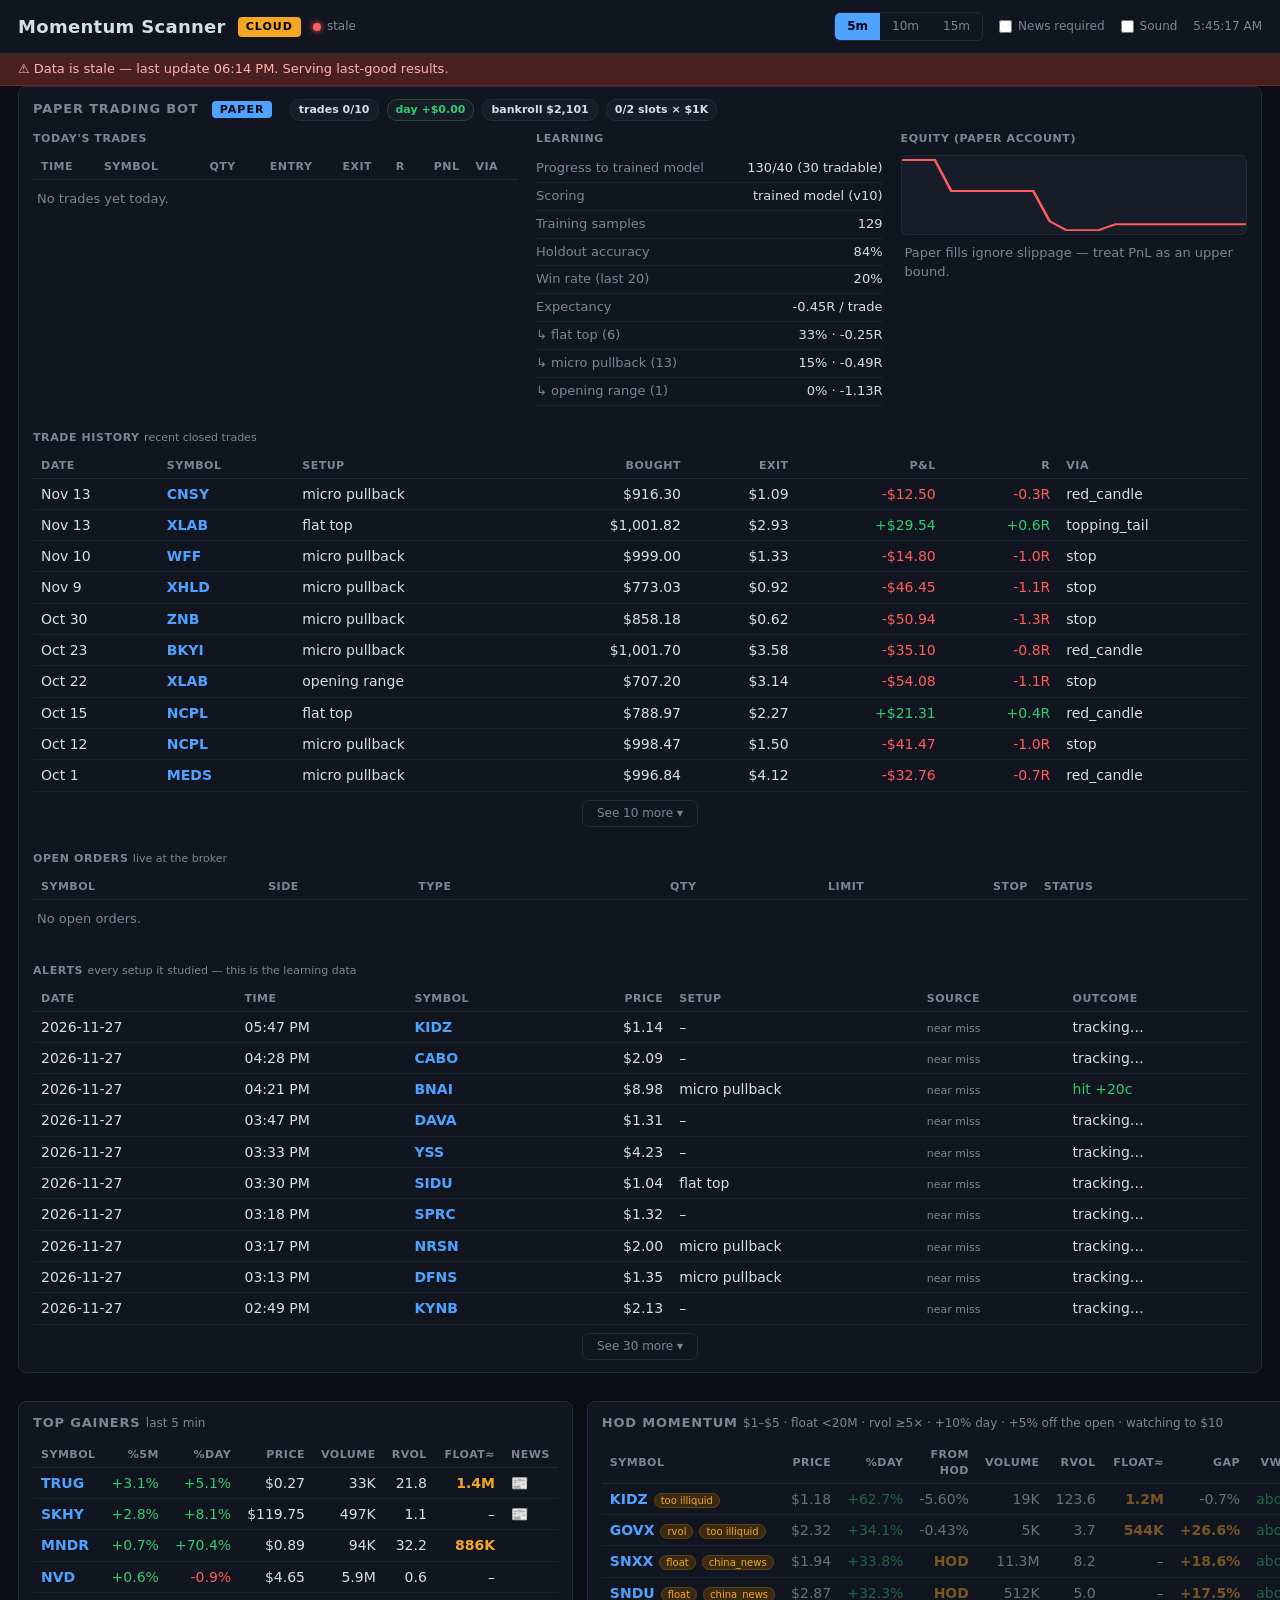
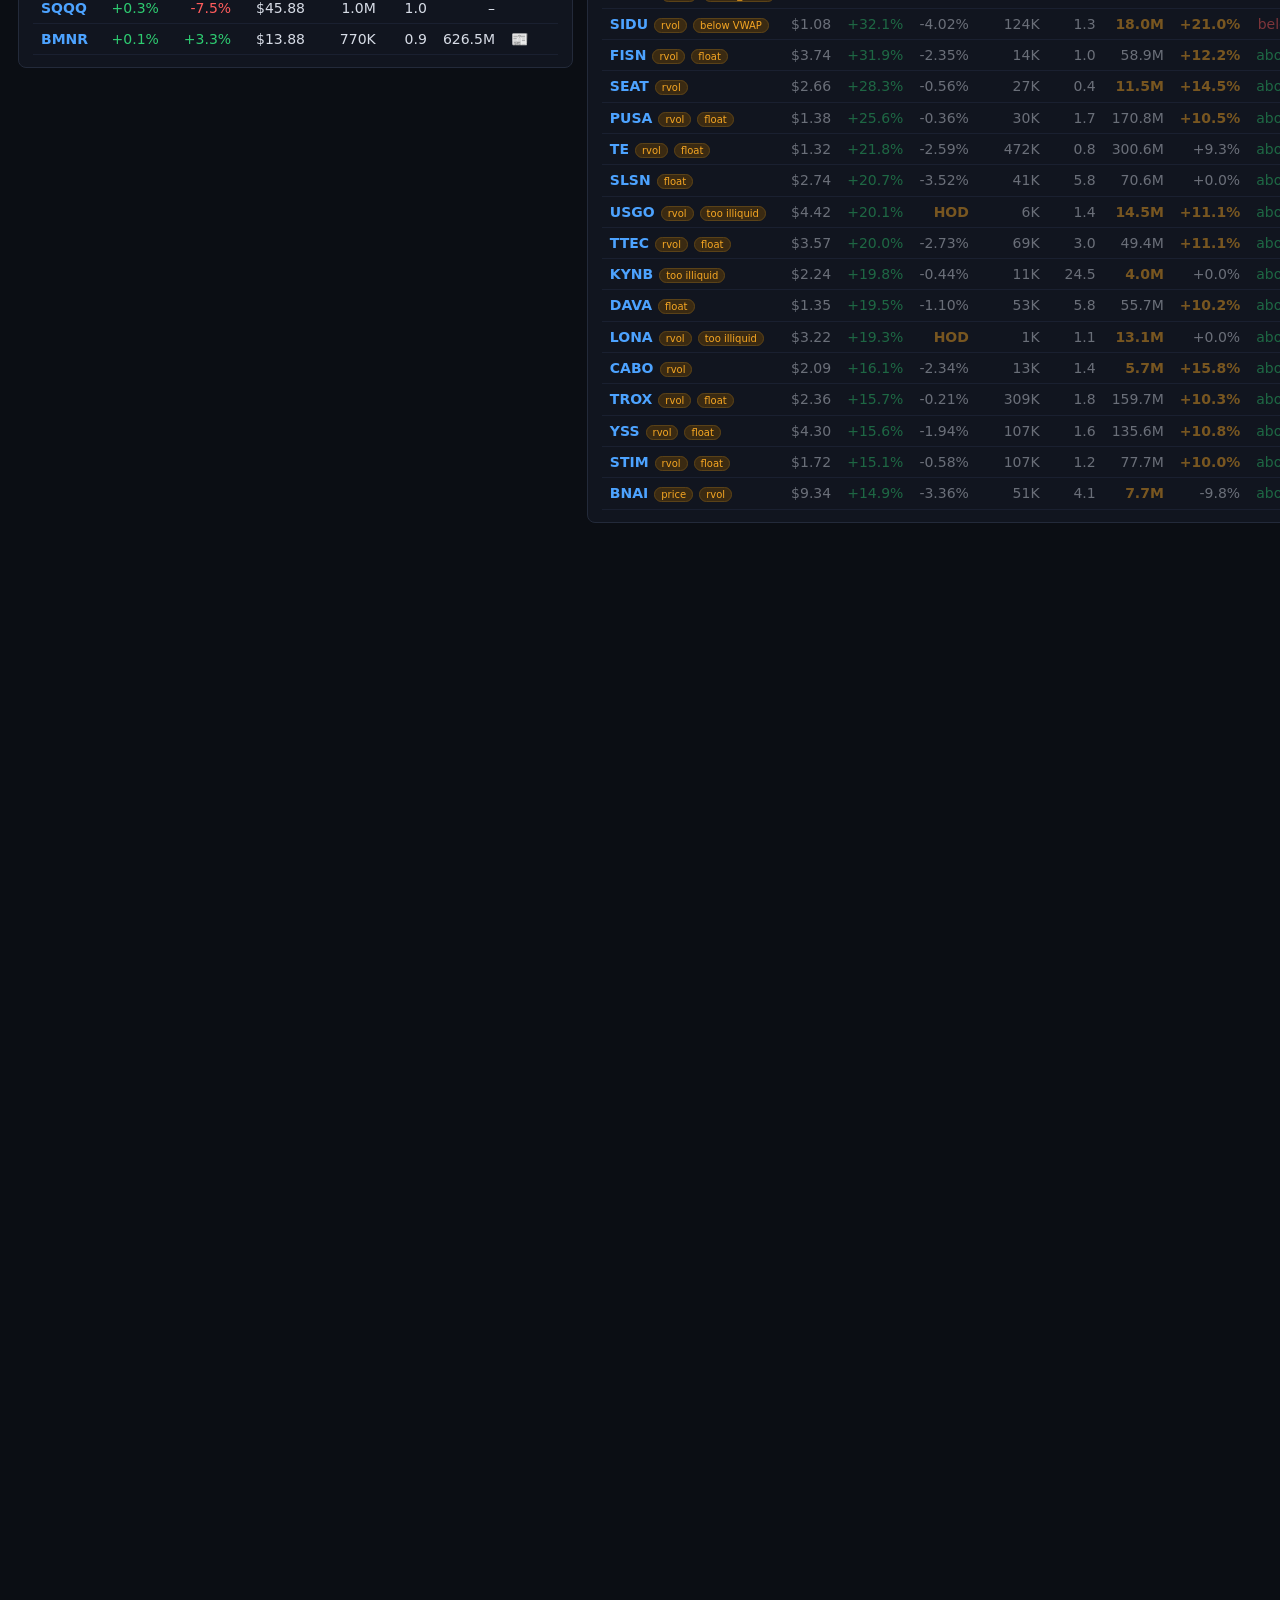
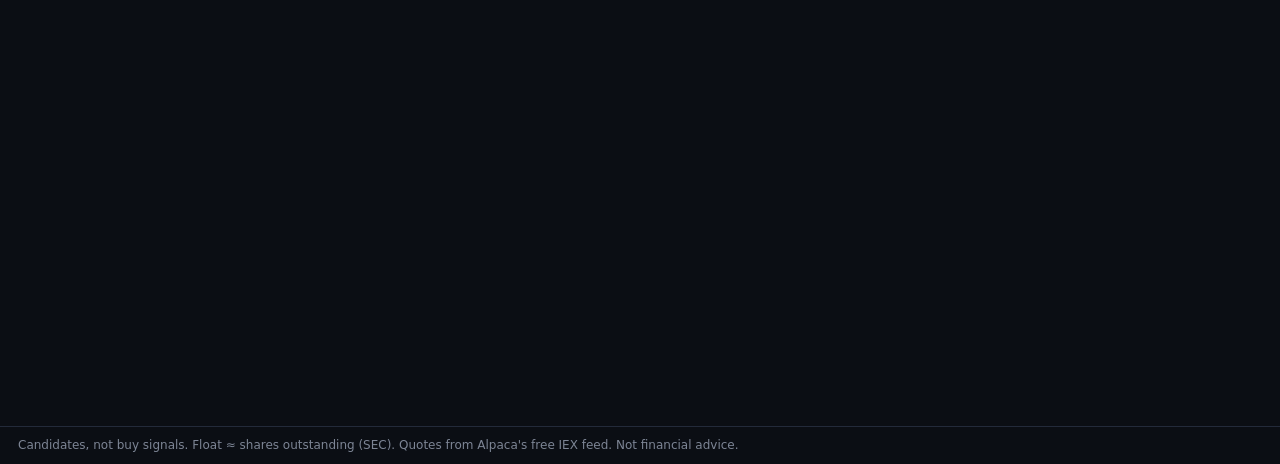
<file: docs/index.html>
<!DOCTYPE html>
<html lang="en">
<head>
<meta charset="utf-8">
<meta name="viewport" content="width=device-width, initial-scale=1">
<title>Momentum Scanner</title>
<link rel="stylesheet" href="static/style.css?v=fdf529ca">
</head>
<body data-endpoint="data/status.json">
<header>
  <div class="brand">
    <h1>Momentum Scanner</h1>
    <span id="mode-badge" class="badge"></span>
    <span id="status" class="status"><span class="dot"></span><span id="status-text">connecting…</span></span>
  </div>
  <div class="controls">
    <div class="seg" id="window-toggle">
      <button data-w="5" class="active">5m</button>
      <button data-w="10">10m</button>
      <button data-w="15">15m</button>
    </div>
    <label class="chk"><input type="checkbox" id="require-news"> News required</label>
    <label class="chk"><input type="checkbox" id="sound"> Sound</label>
    <span id="clock" class="clock"></span>
  </div>
</header>

<div id="stale-banner" class="stale-banner hidden"></div>

<section class="panel bot-panel" id="bot-panel">
  <h2>Paper Trading Bot
    <span class="badge paper">PAPER</span>
    <span id="bot-chips" class="bot-chips"></span>
  </h2>
  <div id="bot-off" class="empty">Bot is not running. Start with
    <code>python -m scanner.main --bot</code> during market hours.</div>
  <div id="bot-body" class="bot-grid hidden">
    <div>
      <h3>Today's trades</h3>
      <table id="bot-trades">
        <thead><tr>
          <th>Time</th><th>Symbol</th><th class="num">Qty</th>
          <th class="num">Entry</th><th class="num">Exit</th>
          <th class="num">R</th><th class="num">PnL</th><th>Via</th>
        </tr></thead>
        <tbody></tbody>
      </table>
      <p id="bot-no-trades" class="empty hidden">No trades yet today.</p>
    </div>
    <div>
      <h3>Learning</h3>
      <ul id="bot-learning" class="learning"></ul>
    </div>
    <div>
      <h3>Equity <span class="sub">(paper account)</span></h3>
      <svg id="bot-equity" viewBox="0 0 260 80" preserveAspectRatio="none"></svg>
      <p class="empty" style="padding-top:4px">Paper fills ignore slippage —
      treat PnL as an upper bound.</p>
    </div>
    <div class="bot-hist">
      <h3>Trade history <span class="sub">recent closed trades</span></h3>
      <table id="bot-history" class="collapsed">
        <thead><tr>
          <th>Date</th><th>Symbol</th><th>Setup</th><th class="num">Bought</th>
          <th class="num">Exit</th><th class="num">P&amp;L</th>
          <th class="num">R</th><th>Via</th>
        </tr></thead>
        <tbody></tbody>
      </table>
      <p id="bot-history-empty" class="empty hidden">No closed trades yet.</p>
      <button id="bot-history-more" class="more-btn hidden"></button>
    </div>
    <div class="bot-hist">
      <h3>Open orders <span class="sub">live at the broker</span></h3>
      <table id="bot-orders">
        <thead><tr>
          <th>Symbol</th><th>Side</th><th>Type</th><th class="num">Qty</th>
          <th class="num">Limit</th><th class="num">Stop</th><th>Status</th>
        </tr></thead>
        <tbody></tbody>
      </table>
      <p id="bot-orders-empty" class="empty hidden">No open orders.</p>
    </div>
    <div class="bot-hist">
      <h3>Alerts <span class="sub">every setup it studied — this is the learning data</span></h3>
      <table id="bot-alerts" class="collapsed">
        <thead><tr>
          <th>Date</th><th>Time</th><th>Symbol</th><th class="num">Price</th>
          <th>Setup</th><th>Source</th><th>Outcome</th>
        </tr></thead>
        <tbody></tbody>
      </table>
      <p id="bot-alerts-empty" class="empty hidden">No alerts recorded yet.</p>
      <button id="bot-alerts-more" class="more-btn hidden"></button>
    </div>
  </div>
</section>

<main>
  <section class="panel">
    <h2>Top Gainers <span id="gainer-window-label" class="sub">last 5 min</span></h2>
    <table id="gainers">
      <thead><tr>
        <th>Symbol</th><th class="num" id="th-window">%5m</th><th class="num">%Day</th>
        <th class="num">Price</th><th class="num">Volume</th><th class="num">RVOL</th>
        <th class="num">Float≈</th><th>News</th>
      </tr></thead>
      <tbody></tbody>
    </table>
    <p id="gainers-empty" class="empty hidden">Nothing moving yet.</p>
  </section>

  <section class="panel">
    <h2>HOD Momentum <span class="sub" id="hod-criteria">Ross Cameron criteria</span></h2>
    <table id="hod">
      <thead><tr>
        <th>Symbol</th><th class="num">Price</th><th class="num">%Day</th>
        <th class="num">From HOD</th><th class="num">Volume</th><th class="num">RVOL</th>
        <th class="num">Float≈</th><th class="num">Gap</th><th class="num">VWAP</th><th>Setup</th><th>Catalyst</th><th>News</th>
      </tr></thead>
      <tbody></tbody>
    </table>
    <p id="hod-empty" class="empty hidden">No qualifying stocks right now.</p>
  </section>

  <aside class="panel side">
    <h2>Economic Calendar <span class="sub">red / orange</span></h2>
    <ul id="calendar" class="cal"></ul>
    <h2>Headlines</h2>
    <ul id="news" class="headlines"></ul>
  </aside>
</main>

<footer>
  Candidates, not buy signals. Float ≈ shares outstanding (SEC). Quotes from Alpaca's free IEX feed.
  Not financial advice.
</footer>

<script src="static/app.js?v=479f1047"></script>
</body>
</html>
</file>
<file: docs/static/style.css>
* { box-sizing: border-box; margin: 0; padding: 0; }

:root {
  --bg: #0b0e14;
  --panel: #11151f;
  --panel2: #171c29;
  --border: #232a3a;
  --text: #d7dce6;
  --muted: #7d8595;
  --green: #2ecc71;
  --red: #ff5c5c;
  --amber: #f5a623;
  --accent: #4da3ff;
}

body {
  background: var(--bg);
  color: var(--text);
  font: 14px/1.45 "Segoe UI", system-ui, sans-serif;
  min-height: 100vh;
  display: flex;
  flex-direction: column;
}

header {
  display: flex; flex-wrap: wrap; gap: 12px;
  align-items: center; justify-content: space-between;
  padding: 12px 18px;
  border-bottom: 1px solid var(--border);
  background: var(--panel);
}
.brand { display: flex; align-items: center; gap: 12px; }
h1 { font-size: 18px; font-weight: 600; letter-spacing: .3px; }
.badge {
  font-size: 11px; font-weight: 700; letter-spacing: 1px;
  padding: 2px 8px; border-radius: 4px;
  background: var(--amber); color: #000;
}
.badge.live { background: var(--green); }
.status { display: flex; align-items: center; gap: 6px; color: var(--muted); font-size: 12px; }
.dot { width: 8px; height: 8px; border-radius: 50%; background: var(--muted); }
.status.ok .dot { background: var(--green); box-shadow: 0 0 6px var(--green); }
.status.bad .dot { background: var(--red); box-shadow: 0 0 6px var(--red); }

.controls { display: flex; align-items: center; gap: 16px; }
.seg { display: flex; border: 1px solid var(--border); border-radius: 6px; overflow: hidden; }
.seg button {
  background: transparent; color: var(--muted); border: 0;
  padding: 5px 12px; cursor: pointer; font: inherit; font-size: 12px;
}
.seg button.active { background: var(--accent); color: #001; font-weight: 600; }
.chk { display: flex; align-items: center; gap: 6px; color: var(--muted); font-size: 12px; cursor: pointer; }
.clock { color: var(--muted); font-variant-numeric: tabular-nums; font-size: 12px; }

.stale-banner {
  background: #4a1f1f; color: #ffb4b4;
  padding: 6px 18px; font-size: 13px;
  border-bottom: 1px solid #6b2b2b;
}
.hidden { display: none; }

main {
  flex: 1;
  display: grid;
  grid-template-columns: 1fr 1fr 320px;
  gap: 14px;
  padding: 14px 18px;
  align-items: start;
}
@media (max-width: 1100px) { main { grid-template-columns: 1fr; } }

.panel {
  background: var(--panel);
  border: 1px solid var(--border);
  border-radius: 8px;
  padding: 12px 14px;
}
.panel h2 { font-size: 13px; font-weight: 600; text-transform: uppercase;
  letter-spacing: .8px; color: var(--muted); margin-bottom: 10px; }
.panel h2 .sub { text-transform: none; letter-spacing: 0; font-weight: 400; font-size: 12px; }
.side h2:not(:first-child) { margin-top: 16px; }

table { width: 100%; border-collapse: collapse; font-variant-numeric: tabular-nums; }
th {
  text-align: left; font-size: 11px; text-transform: uppercase; letter-spacing: .5px;
  color: var(--muted); padding: 4px 8px; border-bottom: 1px solid var(--border);
}
td { padding: 5px 8px; border-bottom: 1px solid #1a2030; white-space: nowrap; }
th.num, td.num { text-align: right; }
tbody tr:hover { background: var(--panel2); }

td.sym a { color: var(--accent); font-weight: 600; text-decoration: none; }
td.sym a:hover { text-decoration: underline; }
.up { color: var(--green); }
.down { color: var(--red); }
.hot { color: var(--amber); font-weight: 600; }

tr.near td { opacity: .45; }
tr.near td.fail-chip-cell { opacity: 1; }
.fail-chip {
  font-size: 10px; padding: 1px 6px; border-radius: 8px;
  background: #3a2a12; color: var(--amber); border: 1px solid #5a4218;
  margin-left: 6px;
}
tr.flash { animation: flash 1.6s ease-out; }
@keyframes flash { 0% { background: #1f4d2e; } 100% { background: transparent; } }
tr.hod-flash { animation: hodflash 1.6s ease-out; }
@keyframes hodflash { 0% { background: #57431a; } 100% { background: transparent; } }

.empty { color: var(--muted); font-size: 13px; padding: 10px 4px; }

.cal, .headlines { list-style: none; }
.cal li {
  display: flex; align-items: baseline; gap: 8px;
  padding: 6px 2px; border-bottom: 1px solid #1a2030; font-size: 13px;
}
.cal .imp { width: 8px; height: 8px; border-radius: 50%; flex: none; align-self: center; }
.imp.High { background: var(--red); }
.imp.Medium { background: var(--amber); }
.cal .t { color: var(--muted); font-variant-numeric: tabular-nums; flex: none; }
.cal .fx { color: var(--muted); font-size: 11px; margin-left: auto; flex: none; }
.cal .past { opacity: .5; }

.headlines li { padding: 7px 2px; border-bottom: 1px solid #1a2030; font-size: 13px; }
.headlines .meta { color: var(--muted); font-size: 11px; display: flex; gap: 8px; }
.headlines .symchip {
  color: var(--accent); font-weight: 600;
}
.headlines a { color: var(--text); text-decoration: none; }
.headlines a:hover { color: var(--accent); }

.bot-panel { margin: 0 18px 14px; }
.badge.paper { background: var(--accent); color: #001; margin-left: 8px; }
.bot-chips { margin-left: 12px; display: inline-flex; gap: 8px; }
.chip {
  font-size: 11px; padding: 2px 8px; border-radius: 10px;
  background: var(--panel2); border: 1px solid var(--border);
  color: var(--text); text-transform: none; letter-spacing: 0;
}
.chip.pnl-up { color: var(--green); border-color: #1f4d2e; }
.chip.pnl-down { color: var(--red); border-color: #5a2222; }
.chip.warn { color: var(--amber); border-color: #5a4218; }
.bot-grid { display: grid; grid-template-columns: 1.4fr 1fr 1fr; gap: 18px; }
@media (max-width: 1100px) { .bot-grid { grid-template-columns: 1fr; } }
.bot-grid h3 {
  font-size: 11px; text-transform: uppercase; letter-spacing: .6px;
  color: var(--muted); margin-bottom: 8px; font-weight: 600;
}
.learning { list-style: none; font-size: 13px; }
.learning li {
  display: flex; justify-content: space-between;
  padding: 4px 0; border-bottom: 1px solid #1a2030;
}
.learning .k { color: var(--muted); }
#bot-equity {
  width: 100%; height: 80px; background: var(--panel2);
  border: 1px solid var(--border); border-radius: 6px;
}
.bot-hist { grid-column: 1 / -1; margin-top: 6px; }
.setup-chip {
  font-size: 10px; padding: 1px 6px; border-radius: 8px;
  background: #123322; color: var(--green); border: 1px solid #1f4d2e;
}
.waiting { color: var(--muted); font-size: 11px; }
/* Long tables show the newest 10; the button reveals the rest. */
table.collapsed tbody tr:nth-child(n+11) { display: none; }
.more-btn {
  background: transparent; border: 1px solid var(--border);
  color: var(--muted); border-radius: 6px; padding: 4px 14px;
  font: inherit; font-size: 12px; cursor: pointer;
  display: block; margin: 8px auto 0;
}
.more-btn:hover { color: var(--accent); border-color: var(--accent); }
.cat-chip {
  font-size: 10px; padding: 1px 6px; border-radius: 8px;
  border: 1px solid var(--border); background: var(--panel2);
}
.cat-strong { color: var(--green); border-color: #1f4d2e; font-weight: 600; }
.cat-ok { color: var(--accent); border-color: #23405e; }
.cat-weak { color: var(--muted); }
.cat-veto { color: var(--red); border-color: #5a2222; font-weight: 600; }
.bot-hist h3 .sub { text-transform: none; letter-spacing: 0; font-weight: 400; color: var(--muted); }

footer {
  padding: 10px 18px; color: var(--muted); font-size: 12px;
  border-top: 1px solid var(--border);
}
</file>
